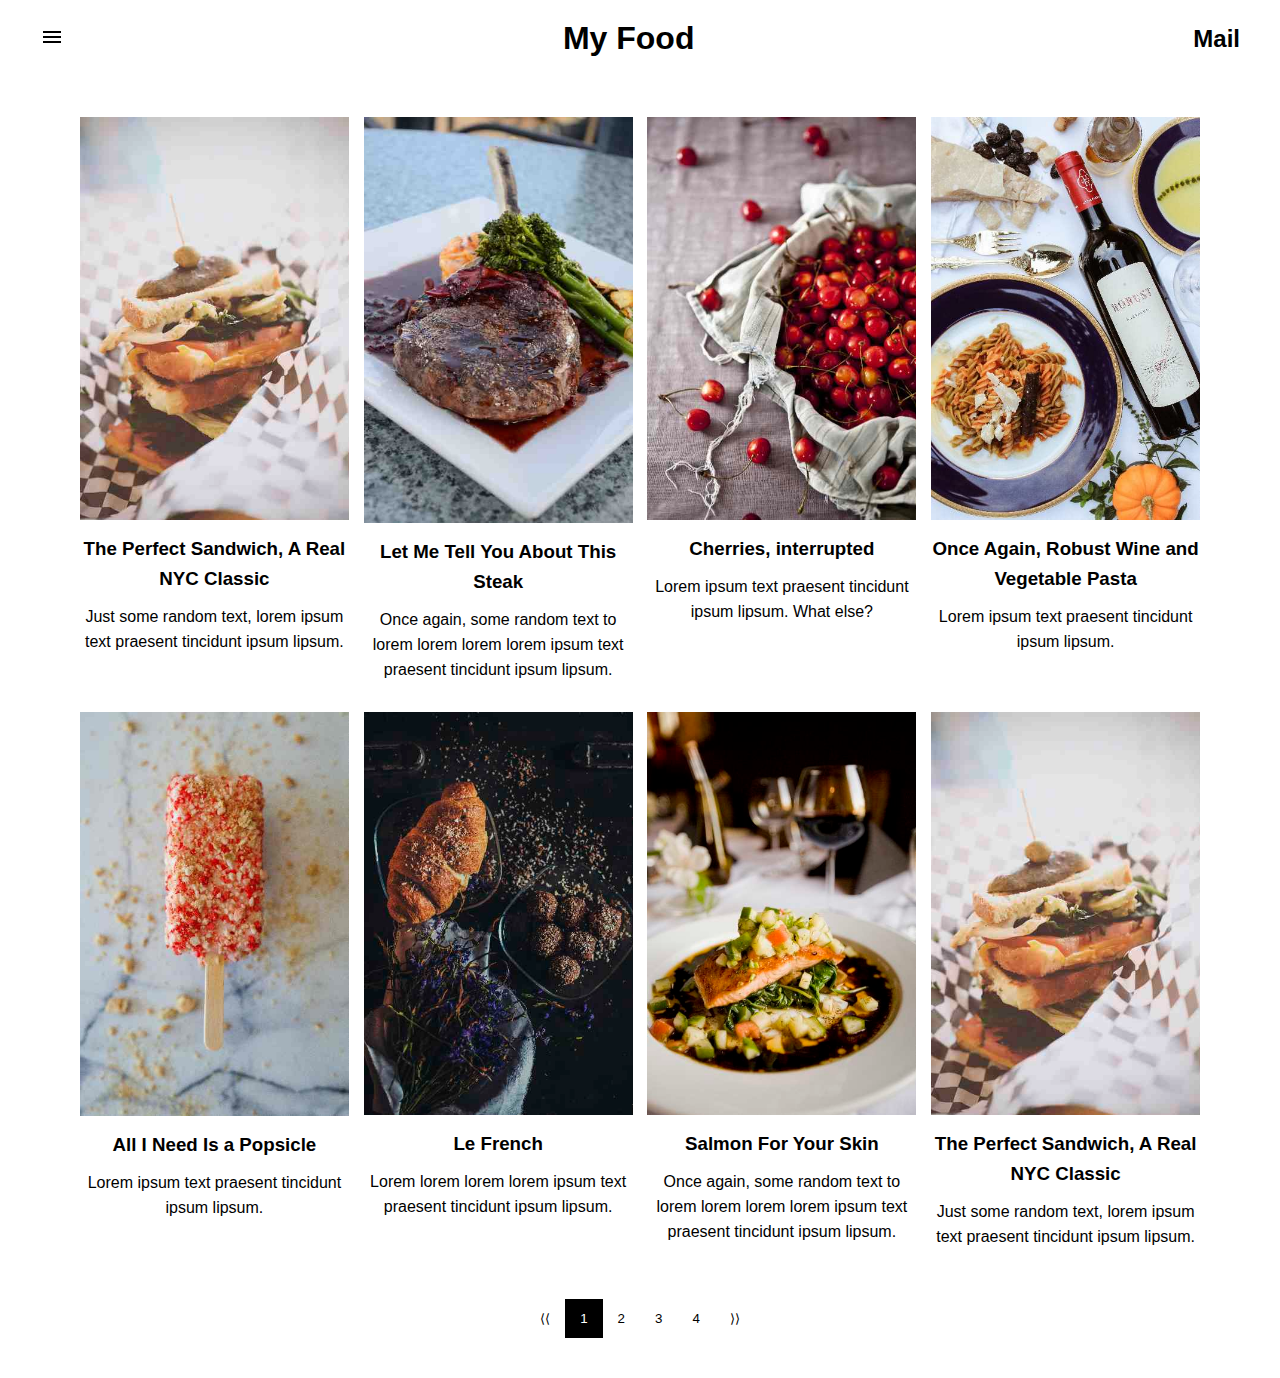
<file: index.html>
<!DOCTYPE html>
<html>

<head>
    <meta charset='utf-8'>
    <meta http-equiv='X-UA-Compatible' content='IE=edge'>
    <title>My Food</title>
    <meta name='viewport' content='width=device-width, initial-scale=1'>
    <link rel='stylesheet' type='text/css' media='screen' href='./assets/main.css'>
</head>

<body>
    <!-- HEADER  -->
    <header>
        <nav>
            <img src="./assets/menu_FILL0_wght400_GRAD0_opsz24.png" alt="Mobile Menu Icon" />
        </nav>
        <h1>My Food</h1>
        <h2>Mail</h2>
    </header>

    <!-- FOOD LIST  -->
    <section id="food_list_section">
        <div id="food_list">
            <div>
                <img src="./assets/sandwich.jpg" alt="sandwich" />
                <h3>The Perfect Sandwich, A Real NYC Classic</h3>
                <p>Just some random text, lorem ipsum text praesent tincidunt ipsum lipsum.</p>
            </div>
            <div>
                <img src="./assets/steak.jpg" alt="steak" />
                <h3>Let Me Tell You About This Steak</h3>
                <p>Once again, some random text to lorem lorem lorem lorem ipsum text praesent tincidunt ipsum lipsum.
                </p>
            </div>
            <div>
                <img src="./assets/cherries.jpg" alt="cherries" />
                <h3>Cherries, interrupted</h3>
                <p>Lorem ipsum text praesent tincidunt ipsum lipsum. What else?</p>
            </div>
            <div>
                <img src="./assets/wine.jpg" alt="wine" />
                <h3>Once Again, Robust Wine and Vegetable Pasta</h3>
                <p>Lorem ipsum text praesent tincidunt ipsum lipsum.</p>
            </div>
            <div>
                <img src="./assets/popsicle.jpg" alt="popsicle" />
                <h3>All I Need Is a Popsicle</h3>
                <p>Lorem ipsum text praesent tincidunt ipsum lipsum.</p>
            </div>
            <div>
                <img src="./assets/croissant.jpg" alt="croissant" />
                <h3>Le French</h3>
                <p>Lorem lorem lorem lorem ipsum text praesent tincidunt ipsum lipsum.</p>
            </div>
            <div>
                <img src="./assets/salmon.jpg" alt="salmon" />
                <h3>Salmon For Your Skin</h3>
                <p>Once again, some random text to lorem lorem lorem lorem ipsum text praesent tincidunt ipsum lipsum.
                </p>
            </div>
            <div>
                <img src="./assets/sandwich.jpg" alt="sandwich" />
                <h3>The Perfect Sandwich, A Real NYC Classic</h3>
                <p>Just some random text, lorem ipsum text praesent tincidunt ipsum lipsum.</p>
            </div>
        </div>

        <div id="pagination">
            <div id="pagination_container">
                <button>&LeftAngleBracket;&LeftAngleBracket;</button>
                <button id="default_button">1</button>
                <button>2</button>
                <button>3</button>
                <button>4</button>
                <button>&RightAngleBracket;&RightAngleBracket;</button>
            </div>
        </div>
    </section>

    <!-- ABOUT SECTION  -->


    <!-- FOOTER  -->

    <footer>
        
    </footer>
</body>

</html>
</file>
<file: assets/main.css>
/* GENERAL STYLES  */

* {
    box-sizing: border-box;
    margin: 0px;
    padding: 0px;
}

body {
    display: flex;
    flex-direction: column;
    justify-content: center;
    align-items: center;
    width:100%;
    font-family: 'Segoe UI', Tahoma, Geneva, Verdana, sans-serif;
}

section {
    max-width: 1120px;
}

/* HEADER  */
header {
    display: flex;
    width: 100%;
    justify-content: space-between;
    align-items: center;
    /* padding-top: 20px;
    padding-bottom: 20px;
    padding-left: 40px;
    padding-right: 40px;
    padding: 20px 40px 20px 40px; */
    padding: 20px 40px;
}

@media screen and (width < 768px) {
    
}

@media screen and (width < 425px) {
    header {
        padding: 15px 10px;
    }
}


/* FOOD LIST  */
#food_list_section {
    display: flex;
    flex-direction: column;
    justify-content: center;
    align-items: center;
    width: 100%;
    padding: 40px 0px 40px;
}

#food_list_section #food_list {
    display: flex;
    justify-content: space-between;
    align-items: flex-start;
    width: 100%;
    flex-wrap: wrap;
}

#food_list div {
    width: 24%;
    margin-bottom: 30px;
    text-align: center;
}

#food_list div h3 {
    margin: 10px 0px;
    line-height: 30px;
}

#food_list div p {
    line-height: 25px;
}

#food_list div img {
    width: 100%;
}

#pagination {
    margin-top: 20px;
}

#pagination_container {
    display: flex;
    justify-content: center;
    align-items: center;
}

#pagination_container button {
    padding: 12px 15px;
    border: 0px;
    background-color: white;
}

#pagination_container #default_button {
    background-color: black;
    color: white; 
}

#pagination_container button:hover {
    background: black;
    color: white;
}

@media screen and (width < 1120px) {
   #food_list_section {
    padding: 0px 20px;
   } 
}

@media screen and (width < 600px) {
    #food_list div {
        width: 100%;
    }
}

/* ABOUT SECTION  */



/* FOOTER SECTION  */
.man{
    display: flex;
    align-items: center;
    justify-content: center;
    flex-direction: column;
    font-family:sans-serif;
    text-align: center;
    width: 100%;
}
.man h5{
    color: black;


}
.man h3{
    text-shadow: none;
    font-size:20px;
}
.man p{
    justify-content: center;
    align-items: center;
    font-family:sans-serif;
    margin: 10px 43px 40px 43px;
}
.final{
    display: flex;
    width: 100%;
    padding: 50px;
    
}
.tree{
    font-family:sans-serif;
    flex-basis: 32%;



}
.big {
    justify-content: center;
    align-items: center;
    flex-basis:32%;

}
.footer1 img{

    width:65px;
    height:60px;
    justify-content: center;
    align-items: center;
    
}
.footer2 img{

    width:65px;
    height:60px;
    justify-content: center;
    align-items: center;
    
}
.p5{
    display:flex;
   

}


.match{
    display: flex;
}
/*black*/
.left{
    display:flex;
    gap:8px;
    flex-basis:32%;
    flex-wrap: wrap;

}
.foot{
    display: flex;
    color:white;
    background: black;
    width:60px;
    height:25px;



}
.cont{
    font-family: sans-serif;

}
</file>
